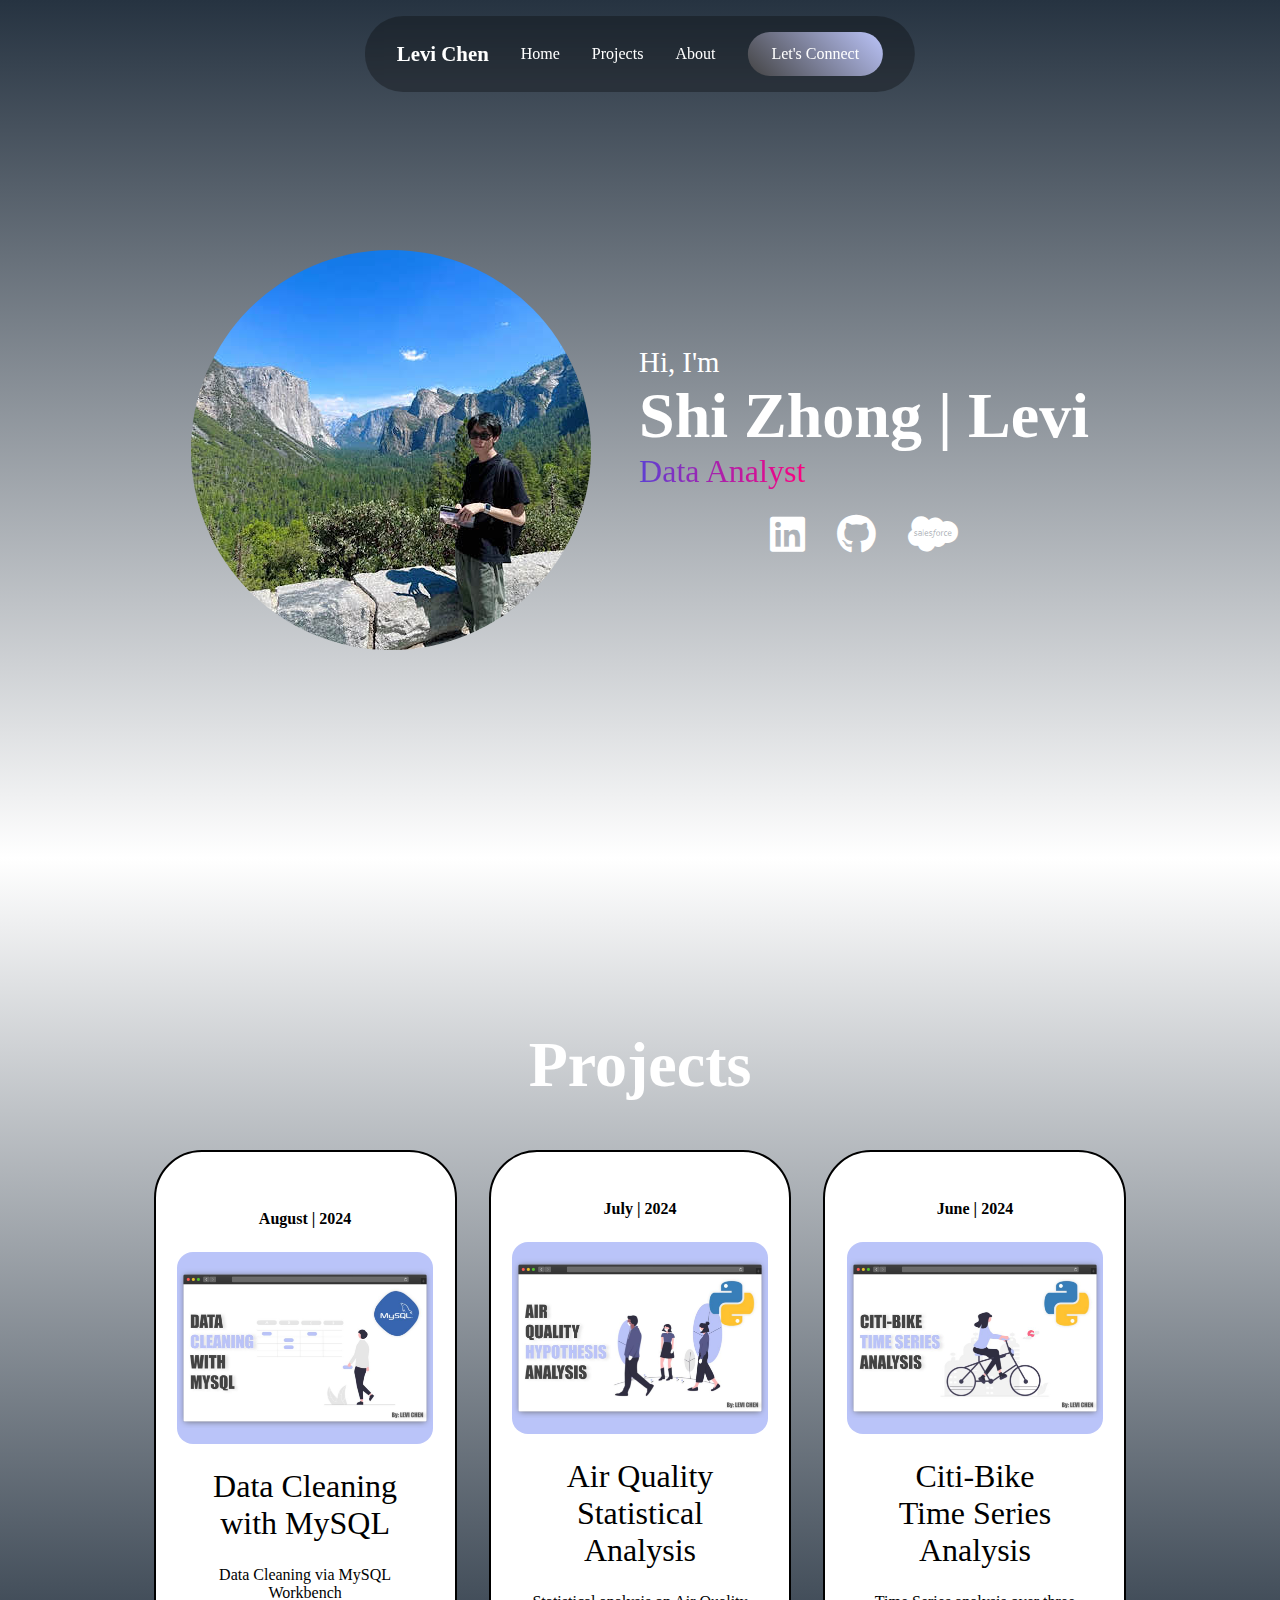
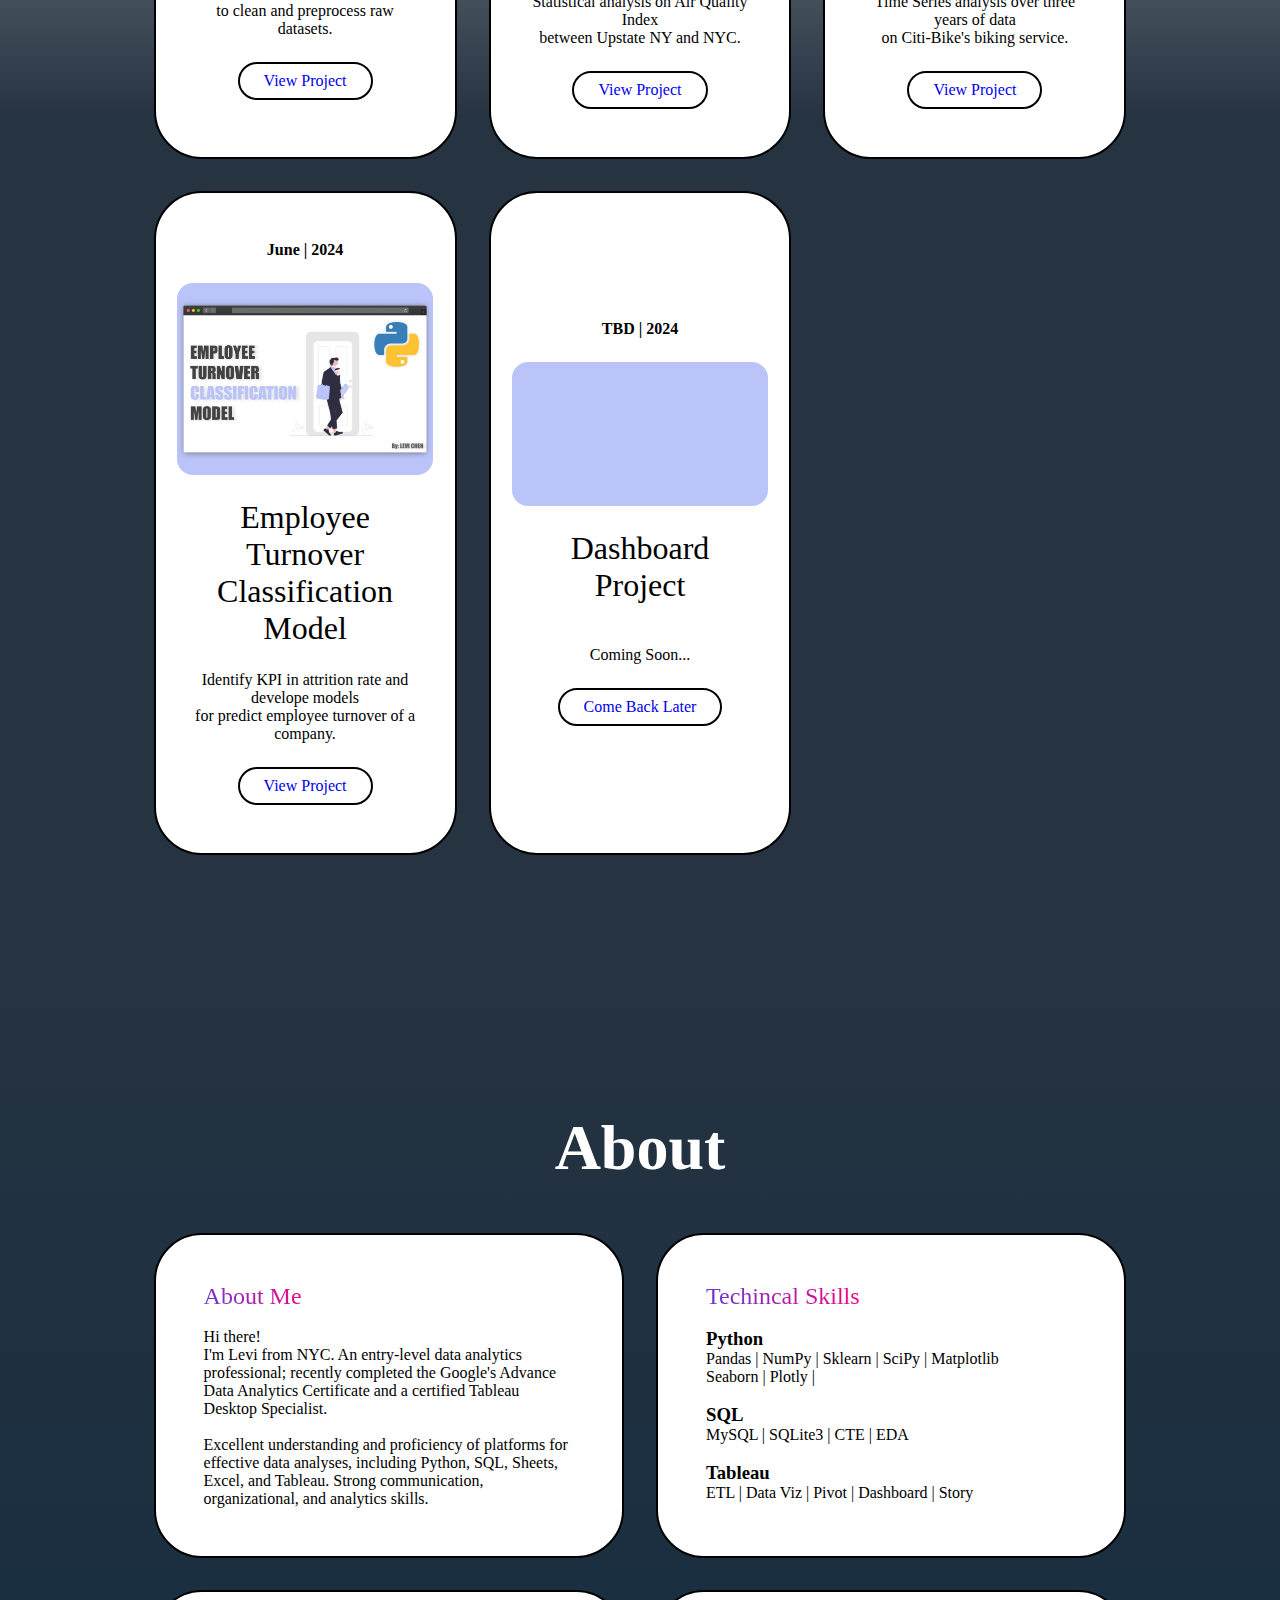
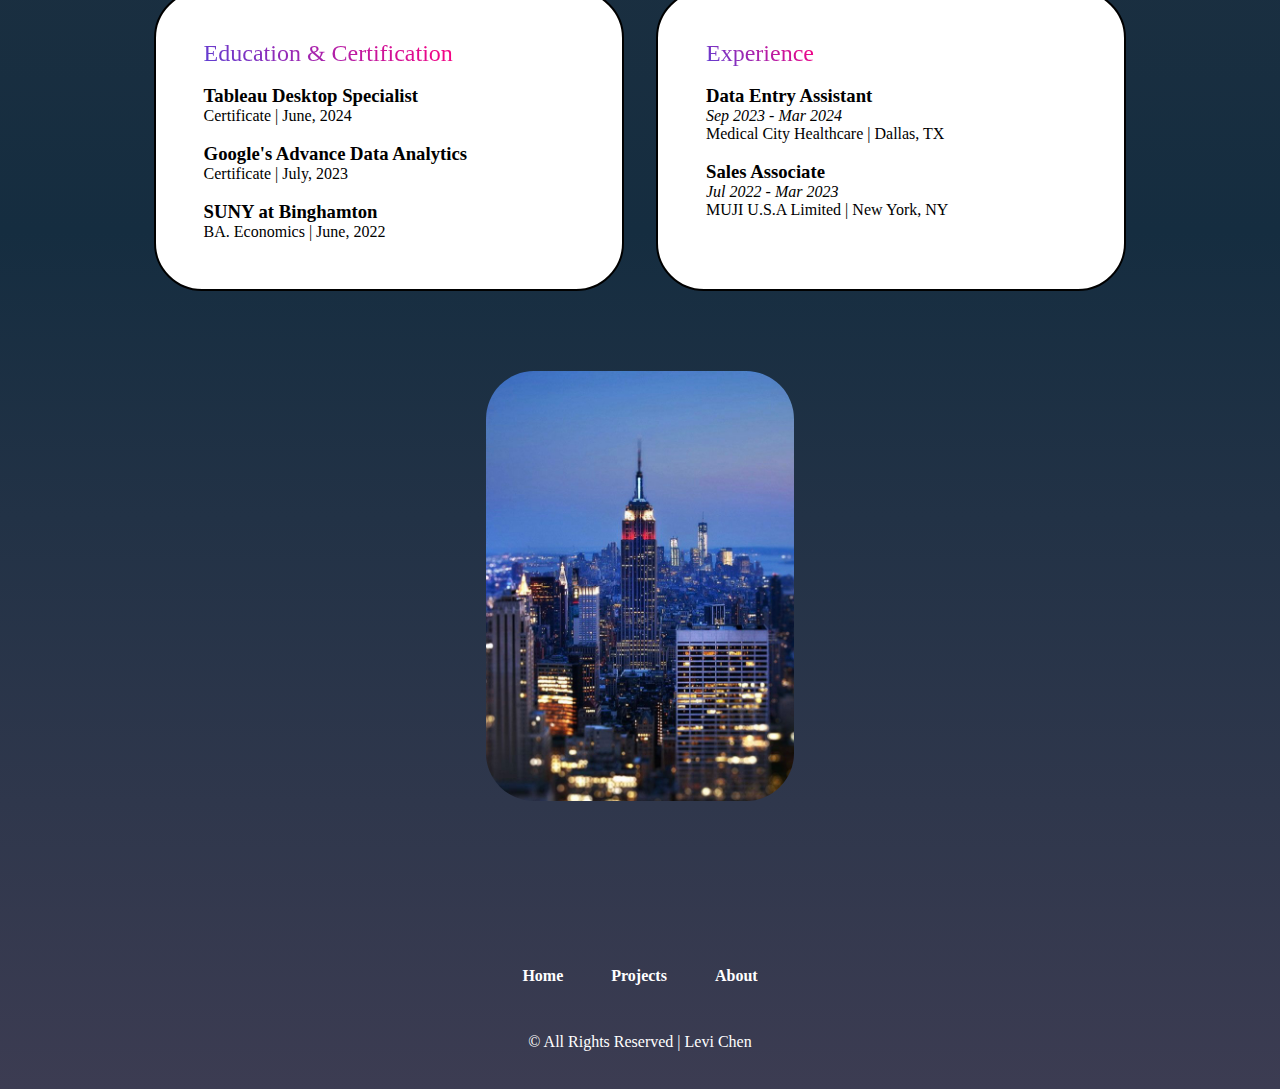
<file: index.html>
<!DOCTYPE html>
<html lang="en">
<head>
    <meta charset="UTF-8">
    <meta name="viewport" content="width=device-width, initial-scale=1.0">
    <title>Website Portfolios</title>
    <style>
        body{
            background: linear-gradient(to top, #3C3C52, #152D40, #263341, #263341, #ffffff, #263341);
        }
    </style>
    <link rel="stylesheet" href="style.css">
    <link rel="stylesheet" href="https://cdnjs.cloudflare.com/ajax/libs/font-awesome/6.6.0/css/all.min.css">
</head>
<body>
    <!--Line 12 to line 36 Header section-->
    <header class="header"> 
        <a href="#" class="logo"><span>Levi Chen</span></a>

        <ul class="nav-links">
            <li>
                <a href="#about">Home</a>
            </li>
            
            <li>
                <a href="#projects">Projects</a>
            </li>

            <li>
                <a href="#experience">About</a>
            </li>
            
            <!--<li>
                <a href="#contact">Contact</a>
            </li>-->
        </ul>

        <i class="fa-solid fa-bars" id="menu-icon"></i>

        <a href="https://www.linkedin.com/in/shizhong-chen-616b55241/"><button class="visit-btn">Let's Connect</button></a>
    </header>

    <!--About Section-->
    <section id="about" class="about">
        <div class="about-container">
            <img src="img/image1.png" alt="">

            <div class="info-box">

                <!--Intro text-->
                <div class="text" style="color: white;">
                    <h3>Hi, I'm</h3>
                    <h1>Shi Zhong | Levi</h1>
                    <span>Data Analyst</span>
                </div>

                <!--CV & contact button groups-->
                <!--<div class="btn-group" style="color: white;">
                    <div class="btn" >Download CV</div>
                    <div class="btn">Contact</div>
                </div>-->

                <!--Social -->
                <div class="socials">
                    <a href="https://www.linkedin.com/in/shizhong-chen-616b55241/"><i class="fa-brands fa-linkedin" style="color: white;"></i></a>
                    <a href="https://github.com/Leviiest"><i class="fa-brands fa-github" style="color: white;"></i></a>
                    <a href="https://public.tableau.com/app/profile/shizhong.chen/vizzes"><i class="fa-brands fa-salesforce" style="color: white;"></i></a>
                </div>

            </div>
        </div>
    </section>

    <!--Project Section-->
    <section id="projects" class="projects">

        <h2 class="section-title" style="color: white;">Projects</h2>

        <div class="projects-grid">

            <div class="project-card">
                <span class="date"><strong>August | 2024</strong></span> 
                <img src="img/Project-1.jpg" alt="">
                <h3>Data Cleaning <br> with MySQL</h3>
                <p>Data Cleaning via MySQL Workbench <br>to clean and preprocess raw datasets.</p>
                <div class="btn-group">
                    <div class="btn"><a href="https://github.com/Leviiest/Project_Portfolio/blob/main/Layoffs%20Data%20Cleaning%20Project.sql">View Project</a></div>
                </div>
            </div>

            <div class="project-card">
                <span class="date"><strong>July | 2024</strong></span> 
                <img src="img/Project-3.png" alt="">
                <h3>Air Quality <br>Statistical Analysis</h3>
                <p>Statistical analysis on Air Quality Index <br>between Upstate NY and NYC.</p>
                <div class="btn-group">
                    <div class="btn"><a href="https://github.com/Leviiest/Project_Portfolio/blob/main/Air%20Quality%20Hypothesis%20Analysis.ipynb">View Project</a></div>
                </div>
            </div>

            <div class="project-card">
                <span class="date"><strong>June | 2024</strong></span> 
                <img src="img/Project-2.png" alt="">
                <h3>Citi-Bike <br>Time Series Analysis</h3>
                <p>Time Series analysis over three years of data <br>on Citi-Bike's biking service.</p>
                <div class="btn-group">
                    <div class="btn"><a href="https://github.com/Leviiest/Project_Portfolio/blob/main/Citibike%20Time%20Series%20Analysis.ipynb">View Project</a></div>
                </div>
            </div>

            <div class="project-card">
                <span class="date"><strong>June | 2024</strong></span> 
                <img src="img/Project-4.png" alt="">
                <h3>Employee Turnover <br>Classification Model</h3>
                <p>Identify KPI in attrition rate and develope models <br>for predict employee turnover of a company.</p>
                <div class="btn-group">
                    <div class="btn"><a href="https://github.com/Leviiest/Project_Portfolio/blob/main/Employee%20Turnover%20Classification%20Model.ipynb">View Project</a></div>
                </div>
            </div>

            <div class="project-card">
                <span class="date"><strong>TBD | 2024</strong></span> 
                <img src="img/Project-5.png" alt="">
                <h3>Dashboard <br>Project</h3>
                <p><br>Coming Soon...</p>
                <div class="btn-group">
                    <div class="btn"><a href="#">Come Back Later</a></div>
                </div>
            </div>

        </div>
    </section>

    <!--Experience Section-->
    <section id="experience" class="experience">

        <h2 class="section-title" style="color: white;">About</h2>

        <div class="experience-info">
            
            <div class="grid">

                <div class="grid-card"> 
                    <span>About Me</span>
                    <br>
                    <p>
                        Hi there! <br>I'm Levi from NYC. An entry-level data analytics professional; recently completed the Google's Advance Data Analytics
                        Certificate and a certified Tableau Desktop Specialist.</p> 
                    <br>
                    <p>Excellent understanding and proficiency of platforms for effective data analyses, including Python, 
                        SQL, Sheets, Excel, and Tableau. Strong communication, organizational, and analytics skills.
                    </p>   
                </div>

                <div class="grid-card"> 
                    <span>Techincal Skills</span>
                    <br>
                    <h3>Python</h3>
                    <p>Pandas | NumPy | Sklearn | SciPy | Matplotlib</p>
                    <p>Seaborn | Plotly |</p>
                    <br>
                    <h3>SQL</h3>
                    <p> MySQL | SQLite3 | CTE | EDA </p>  
                    <br>
                    <h3>Tableau</h3>
                    <p> ETL | Data Viz | Pivot | Dashboard | Story  </p>   
                </div>

                <div class="grid-card"> 
                    <span>Education & Certification</span>
                    <br>
                    <h3>Tableau Desktop Specialist</h3>
                    <p>Certificate | June, 2024 </p>
                    <br>
                    <h3>Google's Advance Data Analytics</h3>
                    <p>Certificate | July, 2023 </p>
                    <br>
                    <h3>SUNY at Binghamton</h3>
                    <p>BA. Economics | June, 2022 </p>
                </div>

                <div class="grid-card"> 
                    <span>Experience</span>
                    <br>
                    <h3>Data Entry Assistant</h3>
                    <p><em>Sep 2023 - Mar 2024</em></p>
                    <p>Medical City Healthcare | Dallas, TX</p>
                    <br>
                    <h3>Sales Associate</h3>
                    <p><em>Jul 2022 - Mar 2023</em></p>
                    <p>MUJI U.S.A Limited | New York, NY</p>   
                </div>

            </div>

            <img src="img/image3.jpg" alt="">
        </div>
    </section>

    <!--Contact Section-->
    <!--<section class="contact" id="contact">
        <div class="input-box">

            <h2 class="section-title">Contact Me</h2>

            <div class="input">
                <input type="text" placeholder="example@email.com">
                <i class="fa-solid fa-envelope"></i>
            </div>

            <div class="btn">Submit</div>
        </div>
    </section>-->

    <!--Footer-->
    <footer>

        <ul>
            <li>
                <a href="#about" style="color: white;">Home</a>
            </li>

            <li>
                <a href="#projects" style="color: white;">Projects</a>
            </li>

            <li>
                <a href="#experience" style="color: white;">About</a>
            </li>

        </ul>

        <p class="copyright" style="color: white;">© All Rights Reserved  | Levi Chen</p>
    </footer>

    <script src="scripts.js"></script>
</body>
</html>
</file>
<file: style.css>
*{
    margin: 0;
    padding: 0;
    box-sizing: border-box;
    font-family: 'Poppins';
    text-decoration: none;
    scroll-behavior: smooth;
    list-style: none;
}

/*Header Styling Section Line 11 ~ Line 81*/
header{
    position: fixed;
    top: 1rem;
    left: 50%;
    transform: translateX(-50%);
    display: flex;
    align-items: center;
    justify-content: center;
    gap: 5rem;
    background-color: rgba(0, 0, 0, 0.3);
    backdrop-filter: blur(8px);
    color: white;
    padding: 0.5rem 1.5rem;
    border-radius: 3rem;
    z-index: 1000;
}
.logo{
    color: white;
    font-size: 1.3rem;
    font-weight: 600;
    text-wrap: nowrap;
    transition: 0.3 ease-in-out;
}
.logo:hover{
    transform: scale(1.1);
}
.nav-links{
    display: flex;
    gap: 2rem;
}
li a{
    position: relative;
    color: white;
    font-weight: 300;
}
li a::before{
    position: absolute;
    content: '';
    width: 0;
    left: 0;
    height: 5px;
    top: 25px;
    border-radius: 1rem;
    transition: 0.3s ease-in-out;
    background: linear-gradient(225deg, #BBC4F9,#434343);
}
li a:hover::before{
    width: 100%;
}
.visit-btn{
    padding: 0.8rem 1.5rem;
    border-radius: 3rem;
    border: none;
    font-weight: 500;
    font-size: 1rem;
    color: white;
    cursor: pointer;
    text-wrap: nowrap;
    transition: 0.3 ease-in-out;
    background: linear-gradient(225deg, #BBC4F9,#434343);
}
.visit-btn:hover{
    background: linear-gradient(225deg, #434343, #BBC4F9);
    transform: scale(1.1);   
}
.btn a:visited {
    color: black; /* Set the desired color for visited text */
}
#menu-icon{
    font-size: 2rem;
    display: none;
}

/*Section Styling Section Line 83 ~ Line 155 */
section{
    min-height: 100vh;
    padding: 8rem 12%;
    width: 100%;
    position: relative;
}
.about{
    display: flex;
    align-items: center;
    justify-content: center;
}
.about .about-container{
    display: flex;
    align-items: center;
    justify-content: center;
    gap: 10rem;
}
.about img{
    width: 30w;
    border-radius: 50%;
}
.info-box{
    display: flex;
    flex-direction: column;
    text-align: left;
    align-items: center;
    justify-content: center;
    gap: 1.5rem;
}
.info-box h3{
    font-size: 1.8rem;
    font-weight: 500;
}
.info-box h1{
    font-size: 4rem;
    font-weight: 600;
}
.info-box span{
    background: linear-gradient(to right, #5D3FD3, #FF007F);
    background-clip: text;
    color: transparent;
    font-size: 2rem;
}
.btn-group{
    display: flex;
    gap: 1rem;
}
.btn{
    border-radius: 3rem;
    padding: 0.5rem 1.5rem;
    border: 2px solid black; 
    cursor: pointer;
    font-weight: nowrap;
    transition: 0.2s ease-in-out;
}
.btn:hover{
    background-color: black;
    border: 2px solid black; 
    color: white;
}
.socials{
    display: flex;
    gap: 2rem;
}
.socials i{
    font-size: 2.5rem;
    cursor: pointer;
    transition: 0.2s ease-in-out;
}
.socials i:hover{
    transform: scale(1.1);
}

/* Experience | Section Styling Section Line 157 ~ Line  */
.section-title{
    text-align: center;
    font-size: 4rem;
    font-weight: 600;
    margin-bottom: 3rem;
}
.experience-info{
    display: flex;
    align-items: center;
    justify-content: center;
    gap: 5rem;
}
.experience img{
    width: 24vw;
    border-radius: 3rem;
}
.grid{
    display: grid;
    grid-template-columns: repeat(2,1fr);
    gap: 2rem;
}
.grid-card{
    border: 2px solid black;
    border-radius: 3rem;
    padding: 3rem;
    display: flex;
    flex-direction: column;
    align-items: baseline;
    justify-content: left;
    cursor: pointer;
    background-color: white;
}
.grid-card:hover{
    transform: scale(1.02);
    background-color: black;
    color: white;
}
.grid-card i{
    font-size: 1.5rem;
    font-weight: 1rem;
}
.grid-card span{
    font-size: 1.5rem;
    font-weight: 500;
    background: linear-gradient(45deg, #5D3FD3, #FF007F);
    background-clip: text;
    color: transparent;
}
::-webkit-scrollbar{
    width: 5px;
}
::-webkit-scrollbar-track{
    background-color: transparent; 
}
::-webkit-scrollbar-thumb{
    background: linear-gradient(to top, #2E2E2E, #3C3C3C, #001F3F);
}

/* Projects | Section Styling Section Line 157 ~ Line 255 */
.projects-grid{
    display: grid;
    grid-template-columns: repeat(3, minmax(300px, 1fr));
    gap: 2rem;
}
.project-card{
    padding: 3rem 2rem;
    display: flex;
    flex-direction: column;
    align-items: center;
    justify-content: center;
    text-align: center;
    gap: 1.5rem;
    border: 2px solid black;
    border-radius: 3rem;
    cursor: pointer;
    transition: 0.3s ease-in-out;
    background-color: white;
}
.project-card:hover .btn a:visited {
    color: white; /* Ensure text color inside the button is white for visited links */
}
.project-card:hover{
    background-color: black;
    color: white;
    transform: translateY(-10px)scale(1.02);
}
.project-card img{
    width: 20vw;
    border-radius: 1rem;
}
.project-card:hover .btn{
    border: 2px solid white;
    color: white;
}
.project-card:hover .btn:hover{
    border: 2px solid white;
    background-color: white;
    color: black;
}
.project-card:hover .btn:hover a:visited {
    color: black; /* Ensure text color of visited links is black on button hover */
}
.project-card h3{
    font-size: 2rem;
    font-weight: 500;
}

/* Contacts| Section Styling Section Line 257 ~ Line 285 */
.input-box{
    display: flex;
    flex-direction: column;
    align-items: center;
    justify-content: center;
    text-align: center;
    gap: 2rem;
    margin-top: 5rem;
}
.input-box input{
    border-radius: 3rem;
    border: 2px solid black;
    padding: 2rem 8rem;
    font-size: 3rem;
}
.input-box input::placeholder{
    font-size: 3rem;
}
.input{
    position: relative;
}
.input i{
    position: absolute;
    font-size: 4rem;
    top: 50%;
    left: 10px;
    transform: translate(50%, -50%);
}

/* Footer| Section Styling Section Line 287 ~ Line 311 */
footer{
    bottom: 0;
    left: 0;
    height: 10rem;
    width: 100%;
    display: flex;
    flex-direction: column;
    gap: 1rem;
    align-items: center;
    justify-content: center;
}
footer ul{
    display: flex;
    align-items: center;
    gap: 3rem;
}
footer ul li a{
    color: black;
    font-weight: 600;
}
.copyright{
    font-size: 300;
    margin-top: 2rem;
}


/* Responsive|  max-width: 1280px |  Styling Section Line 314 ~ Line  */
@media(max-width:1280px){
    header{
        padding: 1rem 2rem;
        gap: 2rem;
    }
    .about .about-container{
        gap: 3rem;
    }
    .experience-info{
        flex-direction: column;
    }
    .input-box input{
        padding: 2rem 5rem;
        font-size: 2.5rem;
    }
    .input input::placeholder{
        font-size: 2.5rem;
    }
    .input-box i{
        font-size: 2.5rem;
    }
}


/* Responsive|  max-width: 768px |  Styling Section Line 314 ~ Line  */
@media(max-width:768px){
    header{
        padding: 1rem 1rem;
        gap: 1rem;
    }
    header .logo{
        font-size: 1rem;
    }
    header .visit-btn{
        display: none;
    }
    .about-container{
        flex-direction: column;
    }
    .input-box input{
        padding: 1rem 2rem;
        font-size: 1.8rem;
    }
    .input-box input::placeholder{
        font-size: 1.5rem;    
    }
    .input-box i{
        display: none;
    }
    .grid{
        grid-template-columns: repeat(1,1fr);
    }
    .experience-info img{
        width: 70vw;
    }
}

/* Responsive|  max-width: 600px |  Styling Section Line 314 ~ Line  */
@media(max-width:600px){
    header #menu-icon{
        display: block;
    }
    .nav-links{
        position: absolute;
        top: 100%;
        margin-top: 1rem;
        width: 100%;
        padding: 1rem;
        color: white;
        display: flex;
        flex-direction: column;
        text-align: center;
        background: rgba(0, 0, 0, 0.9);
        border-radius: 3rem;
        display: none;
    }
    .nav-links li{
        margin-top: 1.5rem;
        padding: 1rem;
    }
    .nav-links.active{
        display: block;
    }
    header{
        padding: 1rem 5rem;
        gap: 8rem;
    }
    .header .logo{
        font-size: 1.5rem;
    }
    .about-container img{
        width: 80vw;
    }
    .input-box input{
        padding: 0.5rem 3rem;
        width: 80%;
        font-size: 1.5rem;
    }
    .input-box .input::placeholder{
        font-size: 1.5rem;
    }
    footer ul{
        gap: 1rem;
    }
}
</file>
